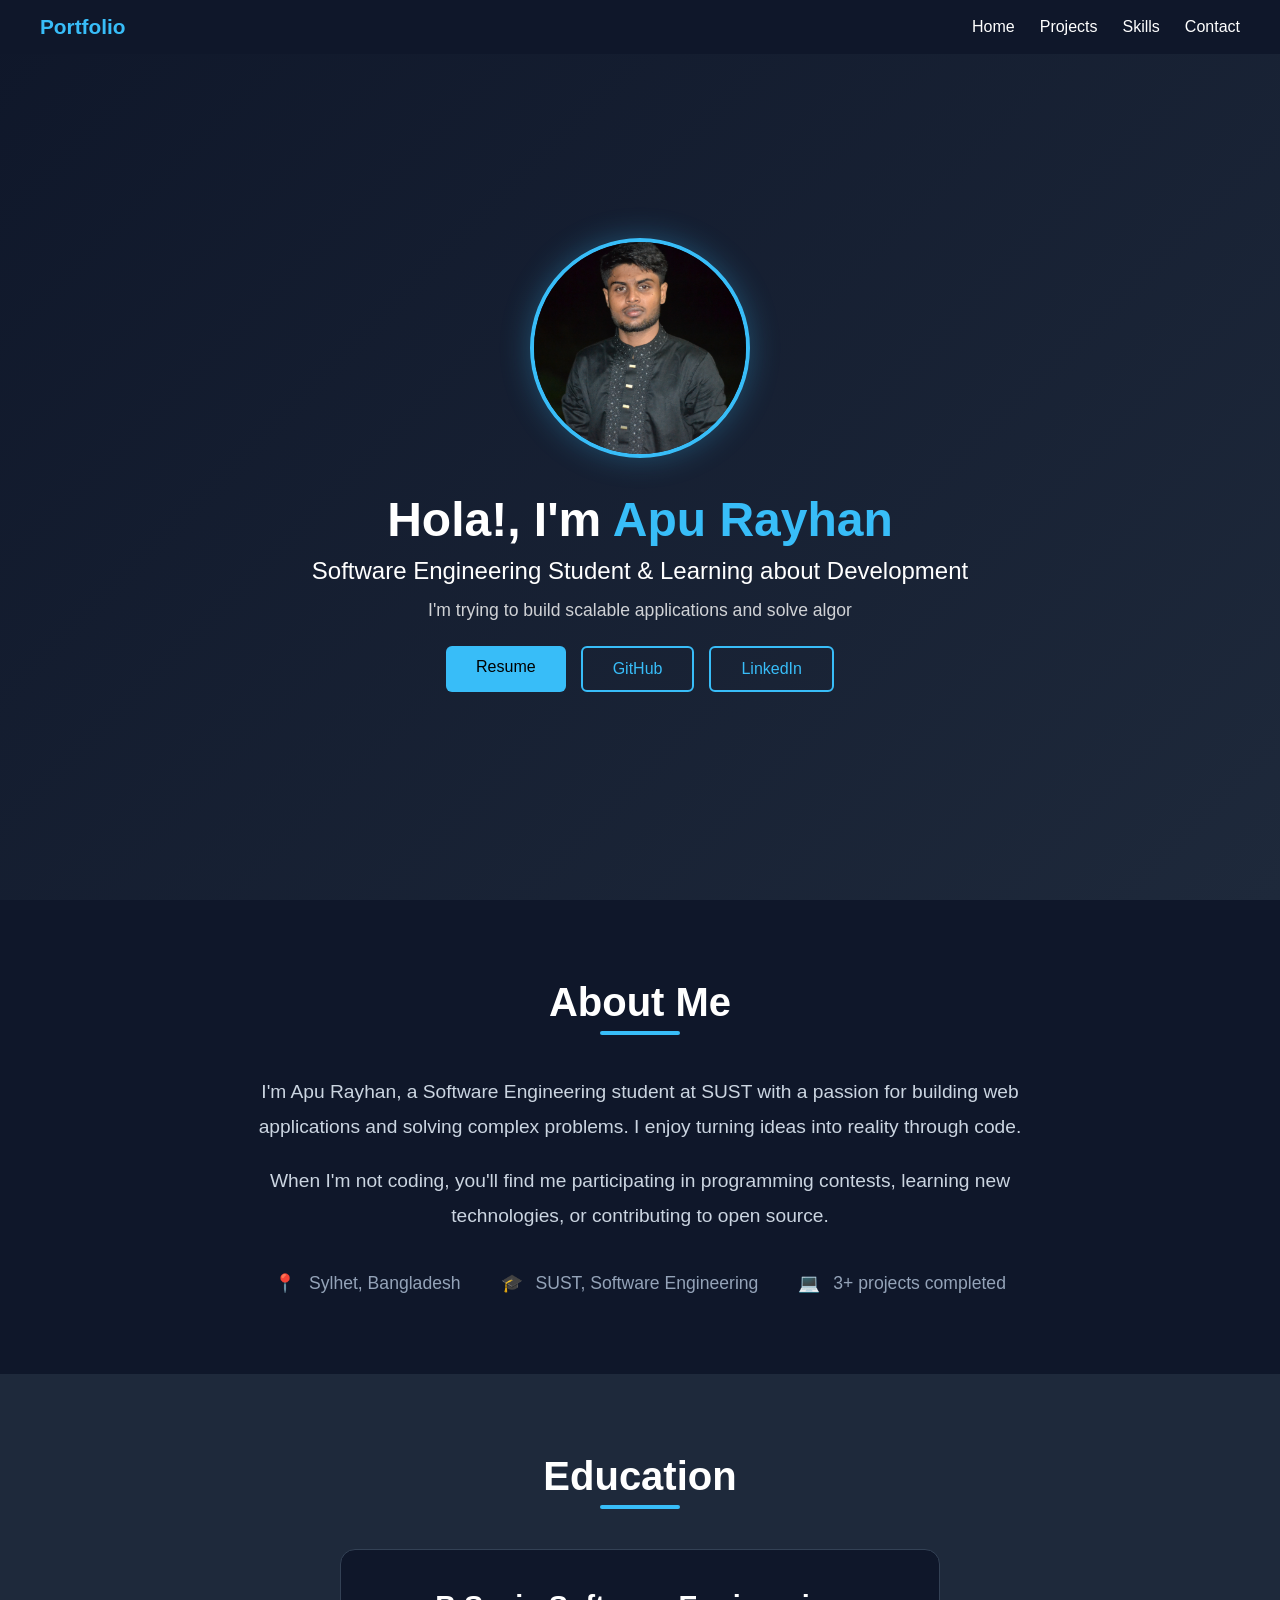
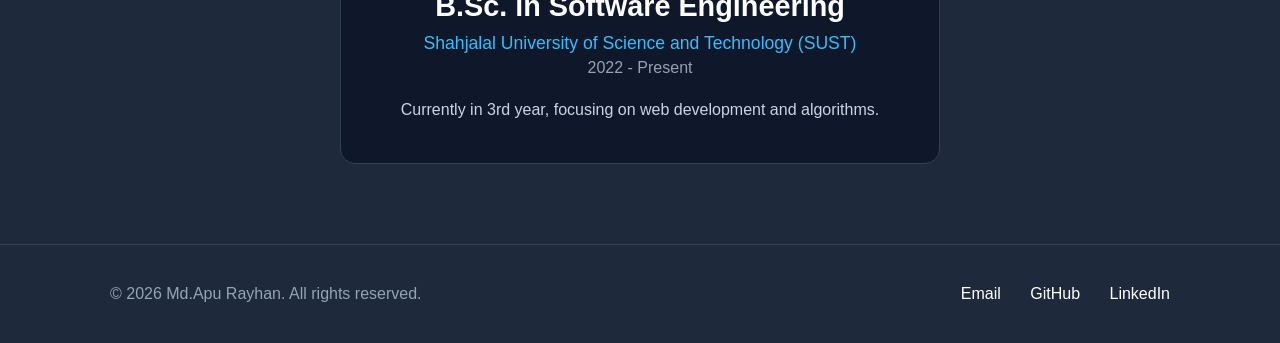
<file: index.html>
<!DOCTYPE html>
<html lang="en">

<head>
    <meta charset="UTF-8">
    <meta name="viewport" content="width=device-width, initial-scale=1.0">
    <title>Apu Portfolio</title>

    <link rel="stylesheet" href="style.css">
</head>

<body>
    <!-- NAVBAR -->
    <nav class="navbar">
        <div class="logo">Portfolio</div>

        <ul class="nav-links">
            <li><a href="index.html">Home</a></li>
            <li><a href="HTML/projects.html">Projects</a></li>
            <li><a href="HTML/skills.html">Skills</a></li>
            <li><a href="HTML/contact.html">Contact</a></li>
        </ul>
    </nav>

    <!-- HERO SECTION  -->
    <section id="hero" class="hero">
        <div class="hero-container">
            <div class="hero-content">
                <!-- Image first -->
                <div class="hero-image">
                    <img src="./images/profile.jpg" alt="Apu Rayhan" class="profile-img">
                </div>

                <h1>Hola!, I'm <span>Apu Rayhan</span></h1>
                <h2>Software Engineering Student & Learning about Development</h2>
                <p id="typing-text"></p>

                <!-- Buttons after text -->
                <div class="hero-buttons">
                    <a href="One_Page_CV/index.html" class="btn" target="_blank">Resume</a>
                    <a href="https://github.com/apu-22" class="btn outline" target="_blank">GitHub</a>
                    <a href="https://linkedin.com/in/apu-rayhan" class="btn outline" target="_blank">LinkedIn</a>
                </div>
            </div>
        </div>
    </section>

    <!-- ABOUT SECTION -->
    <section class="about">
        <div class="container">
            <h2 class="section-title">About Me</h2>
            <div class="about-content">
                <div class="about-text">
                    <p>I'm Apu Rayhan, a Software Engineering student at SUST with a passion for building web
                        applications and solving complex problems. I enjoy turning ideas into reality through code.</p>
                    <p>When I'm not coding, you'll find me participating in programming contests, learning new
                        technologies, or contributing to open source.</p>

                    <div class="quick-info">
                        <div class="info-item">
                            <span class="info-label">📍</span>
                            <span>Sylhet, Bangladesh</span>
                        </div>
                        <div class="info-item">
                            <span class="info-label">🎓</span>
                            <span>SUST, Software Engineering</span>
                        </div>
                        <div class="info-item">
                            <span class="info-label">💻</span>
                            <span>3+ projects completed</span>
                        </div>
                    </div>
                </div>
            </div>
        </div>
    </section>

    <!-- EDUCATION SECTION -->
    <section class="education">
        <div class="container">
            <h2 class="section-title">Education</h2>
            <div class="education-card">
                <h3>B.Sc. in Software Engineering</h3>
                <p class="institution">Shahjalal University of Science and Technology (SUST)</p>
                <p class="duration">2022 - Present</p>
                <p class="description">Currently in 3rd year, focusing on web development and algorithms.</p>
            </div>
        </div>
    </section>

    <!-- FOOTER -->
    <footer class="footer">
        <div class="container">
            <div class="footer-content">
                <p>&copy; 2026 Md.Apu Rayhan. All rights reserved.</p>
                <div class="footer-links">
                    <a href="HTML/contact.html">Email</a>
                    <a href="https://github.com/apu-22" target="_blank">GitHub</a>
                    <a href="https://linkedin.com/in/apu-rayhan" target="_blank">LinkedIn</a>
                </div>
            </div>
        </div>
    </footer>

    <script src="script.js"></script>
</body>

</html>
</file>
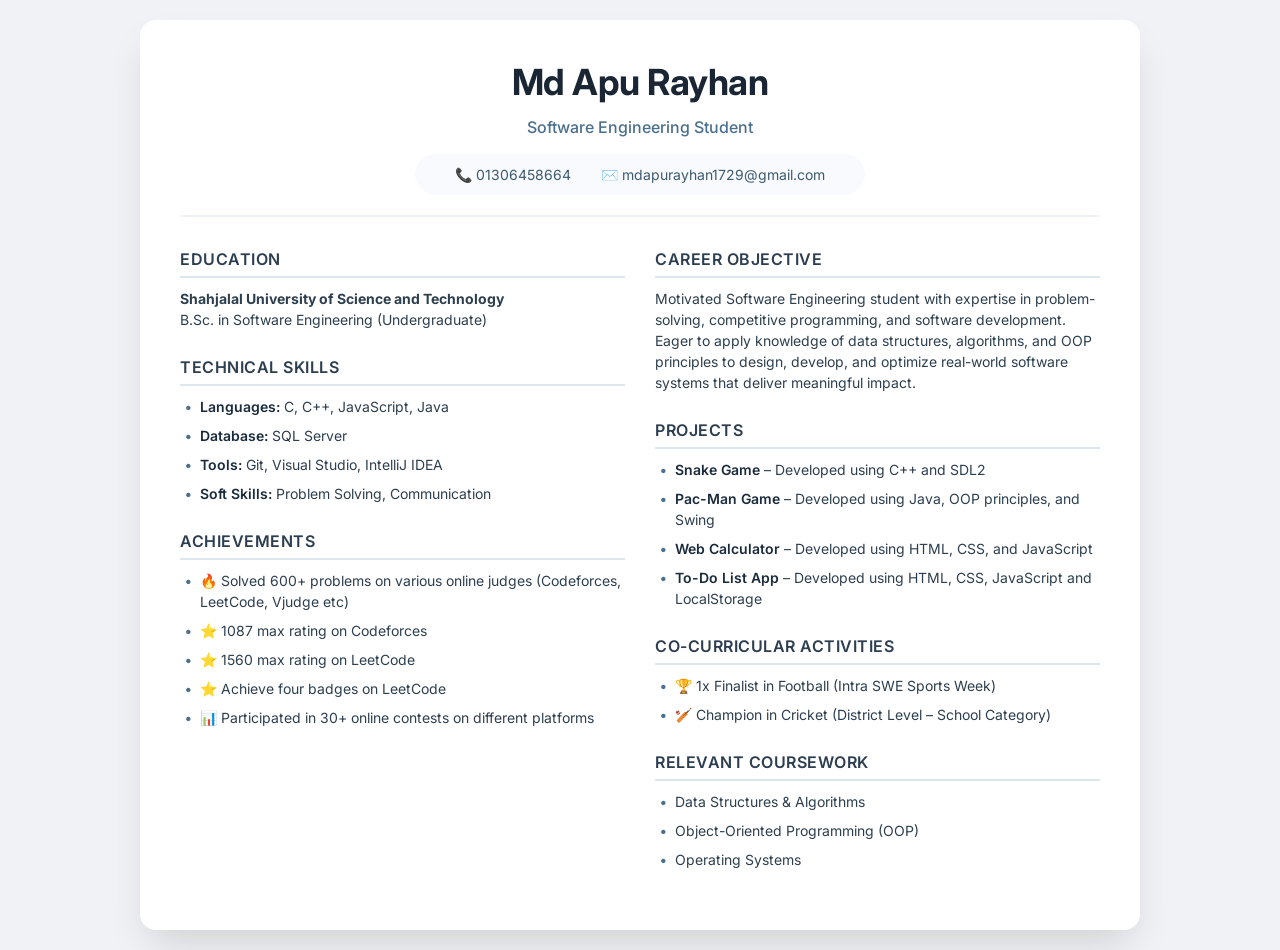
<file: One_Page_CV/index.html>
<!DOCTYPE html>
<html lang="en">

<head>
    <meta charset="UTF-8">
    <meta name="viewport" content="width=device-width, initial-scale=1.0">
    <title>Md Apu Rayhan - Software Engineering Student</title>

    <!-- Professional Google Font -->
    <link href="https://fonts.googleapis.com/css2?family=Inter:wght@300;400;500;600;700&display=swap" rel="stylesheet">

    <!-- Link to External CSS File -->
    <link rel="stylesheet" href="style.css">
</head>

<body>

    <div class="cv-container">

        <!-- HEADER SECTION -->
        <div class="header">
            <h1>Md Apu Rayhan</h1>
            <p class="subhead">Software Engineering Student</p>
            <div class="contact-info">
                <span>📞 01306458664</span>
                <span>✉️ mdapurayhan1729@gmail.com</span>
            </div>
        </div>

        <!-- MAIN CONTENT GRID (2 columns) -->
        <div class="main-grid">

            <!-- LEFT COLUMN -->
            <div class="left-column">

                <!-- Education -->
                <div class="section">
                    <h2>Education</h2>
                    <div class="content">
                        <p><strong>Shahjalal University of Science and Technology</strong><br>
                            B.Sc. in Software Engineering (Undergraduate)</p>
                    </div>
                </div>

                <!-- Technical Skills -->
                <div class="section">
                    <h2>Technical Skills</h2>
                    <div class="content">
                        <ul>
                            <li><strong>Languages:</strong> C, C++, JavaScript, Java</li>
                            <li><strong>Database:</strong> SQL Server</li>
                            <li><strong>Tools:</strong> Git, Visual Studio, IntelliJ IDEA</li>
                            <li><strong>Soft Skills:</strong> Problem Solving, Communication</li>
                        </ul>
                    </div>
                </div>

                <!-- Achievements -->
                <div class="section">
                    <h2>Achievements</h2>
                    <div class="content">
                        <ul>
                            <li>🔥 Solved 600+ problems on various online judges (Codeforces, LeetCode, Vjudge etc)</li>
                            <li>⭐ 1087 max rating on Codeforces</li>
                            <li>⭐ 1560 max rating on LeetCode</li>
                            <li>⭐ Achieve four badges on LeetCode</li>
                            <li>📊 Participated in 30+ online contests on different platforms</li>
                        </ul>
                    </div>
                </div>

            </div> <!-- end left column -->

            <!-- RIGHT COLUMN -->
            <div class="right-column">

                <!-- Career Objective -->
                <div class="section">
                    <h2>Career Objective</h2>
                    <div class="content">
                        <p>Motivated Software Engineering student with expertise in problem-solving, competitive
                            programming, and software development. Eager to apply knowledge of data structures,
                            algorithms, and OOP principles to design, develop, and optimize real-world software systems
                            that deliver meaningful impact.</p>
                    </div>
                </div>

                <!-- Projects -->
                <div class="section">
                    <h2>Projects</h2>
                    <div class="content">
                        <ul>
                            <li><strong>Snake Game</strong> – Developed using C++ and SDL2</li>
                            <li><strong>Pac-Man Game</strong> – Developed using Java, OOP principles, and Swing</li>
                            <li><strong>Web Calculator</strong> – Developed using HTML, CSS, and JavaScript</li>
                            <li><strong>To-Do List App</strong> – Developed using HTML, CSS, JavaScript and LocalStorage
                            </li>
                        </ul>
                    </div>
                </div>

                <!-- Co-Curricular Activities -->
                <div class="section">
                    <h2>Co-Curricular Activities</h2>
                    <div class="content">
                        <ul>
                            <li>🏆 1x Finalist in Football (Intra SWE Sports Week)</li>
                            <li>🏏 Champion in Cricket (District Level – School Category)</li>
                        </ul>
                    </div>
                </div>

                <!-- Relevant Coursework (Moved to bottom for balance) -->
                <div class="section">
                    <h2>Relevant Coursework</h2>
                    <div class="content">
                        <ul>
                            <li>Data Structures & Algorithms</li>
                            <li>Object-Oriented Programming (OOP)</li>
                            <li>Operating Systems</li>
                        </ul>
                    </div>
                </div>

            </div> <!-- end right column -->

        </div> <!-- end main grid -->
    </div> <!-- end cv-container -->

</body>

</html>
</file>
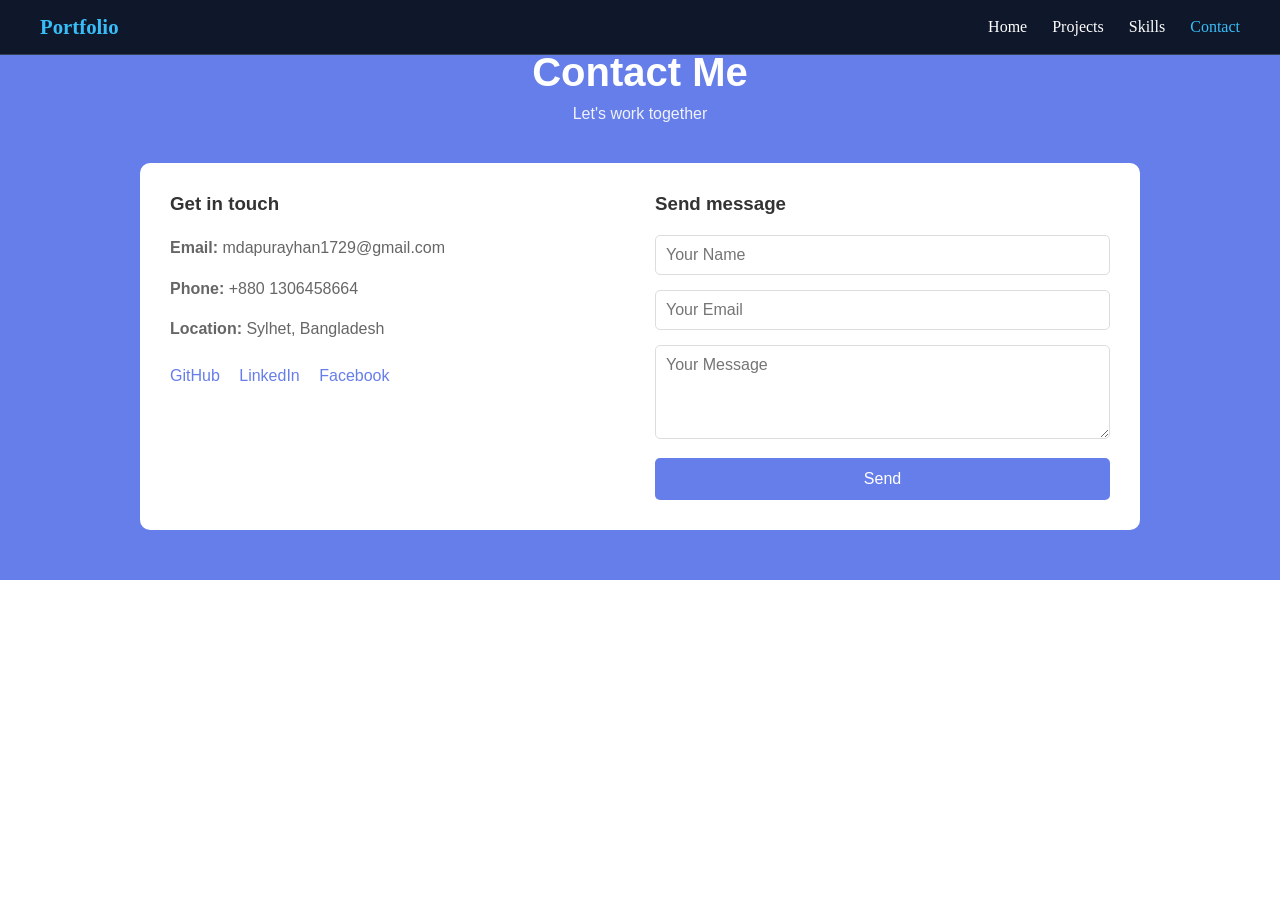
<file: HTML/contact.html>
<!DOCTYPE html>
<html lang="en">

<head>
    <meta charset="UTF-8">
    <meta name="viewport" content="width=device-width, initial-scale=1.0">
    <title>Document</title>
    <link rel="stylesheet" href="../CSS/contact.css">
</head>

<body>
    <!-- NAVBAR -->
    <nav class="navbar">
        <div class="logo">Portfolio</div>
        <ul class="nav-links">
            <li><a href="../index.html">Home</a></li>
            <li><a href="projects.html">Projects</a></li>
            <li><a href="skills.html">Skills</a></li>
            <li><a href="contact.html" class="active">Contact</a></li>
        </ul>
    </nav>

    <!-- Contact Section -->
    <section class="contact-section" id="contact">
        <div class="container">
            <h2 class="contact-title">Contact Me</h2>
            <p class="contact-subtitle">Let's work together</p>

            <div class="contact-wrapper">
                <!-- Contact Info -->
                <div class="contact-info">
                    <h3>Get in touch</h3>
                    <p><strong>Email:</strong> mdapurayhan1729@gmail.com</p>
                    <p><strong>Phone:</strong> +880 1306458664</p>
                    <p><strong>Location:</strong> Sylhet, Bangladesh</p>

                    <div class="social-simple">
                        <a href="#">GitHub</a>
                        <a href="#">LinkedIn</a>
                        <a href="#">Facebook</a>
                    </div>
                </div>

                <!-- Contact Form -->
                <div class="contact-form">
                    <h3>Send message</h3>
                    <form id="simpleContactForm">
                        <input type="text" id="simpleName" placeholder="Your Name" required>
                        <input type="email" id="simpleEmail" placeholder="Your Email" required>
                        <textarea id="simpleMessage" rows="4" placeholder="Your Message" required></textarea>
                        <button type="submit" id="simpleSubmitBtn">Send</button>
                    </form>
                    <div id="simpleFormMessage"></div>
                </div>
            </div>
        </div>
    </section>
    <script src="../JS/contact.js"></script>
</body>

</html>
</file>
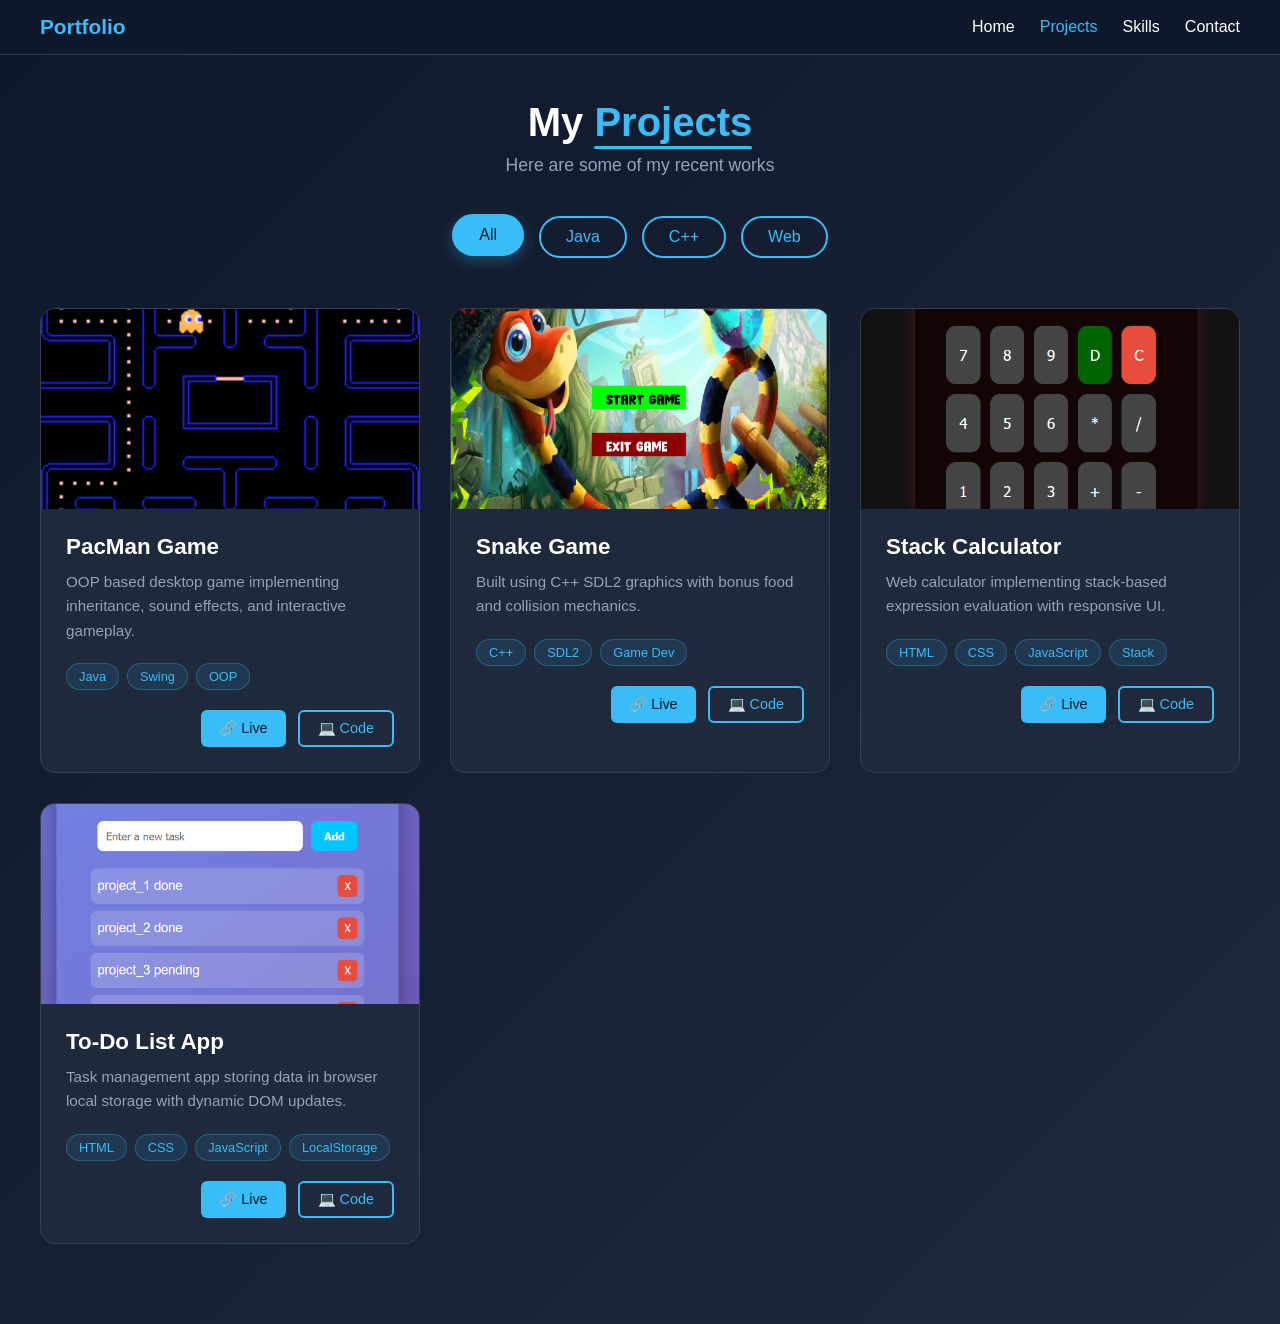
<file: HTML/projects.html>
<!DOCTYPE html>
<html lang="en">

<head>
    <meta charset="UTF-8">
    <meta name="viewport" content="width=device-width, initial-scale=1.0">
    <title>ApuDev - Projects</title>
    <link rel="stylesheet" href="../CSS/project.css">
</head>

<body>

    <!-- NAVBAR -->
    <nav class="navbar">
        <div class="logo">Portfolio</div>
        <ul class="nav-links">
            <li><a href="../index.html">Home</a></li>
            <li><a href="projects.html" class="active">Projects</a></li>
            <li><a href="skills.html">Skills</a></li>
            <li><a href="contact.html">Contact</a></li>
        </ul>
    </nav>

    <section id="projects" class="projects">
        <h2 class="section-title">My <span>Projects</span></h2>
        <p class="section-subtitle">Here are some of my recent works</p>

        <!-- Filter Buttons -->
        <div class="filter-buttons">
            <button class="filter-btn active" data-filter="all">All</button>
            <button class="filter-btn" data-filter="java">Java</button>
            <button class="filter-btn" data-filter="cpp">C++</button>
            <button class="filter-btn" data-filter="web">Web</button>
        </div>

        <div class="project-container" id="projectContainer">
            <!-- Project Card 1 - PacMan Game -->
            <div class="card" data-category="java">
                <div class="card-image">
                    <img src="../images/Pac-Man1.png" alt="PacMan Game">
                    <div class="card-overlay">
                        <span class="project-type">Java Game</span>
                    </div>
                </div>
                <div class="card-content">
                    <h3>PacMan Game</h3>
                    <p>OOP based desktop game implementing inheritance, sound effects, and interactive gameplay.</p>
                    <div class="tags">
                        <span>Java</span>
                        <span>Swing</span>
                        <span>OOP</span>
                    </div>
                    <div class="card-buttons">
                        <a href="#" class="btn small">🔗 Live</a>
                        <a href="#" class="btn outline small" data-github="https://github.com/apu-22/PacmanGame">💻 Code</a>
                    </div>
                </div>
            </div>

            <!-- Project Card 2 - Snake Game -->
            <div class="card" data-category="cpp">
                <div class="card-image">
                    <img src="../images/snake1.png" alt="Snake Game">
                    <div class="card-overlay">
                        <span class="project-type">C++ Game</span>
                    </div>
                </div>
                <div class="card-content">
                    <h3>Snake Game</h3>
                    <p>Built using C++ SDL2 graphics with bonus food and collision mechanics.</p>
                    <div class="tags">
                        <span>C++</span>
                        <span>SDL2</span>
                        <span>Game Dev</span>
                    </div>
                    <div class="card-buttons">
                        <a href="#" class="btn small">🔗 Live</a>
                        <a href="#" class="btn outline small" data-github="https://github.com/apu-22/Snake-Game">💻 Code</a>
                    </div>
                </div>
            </div>

            <!-- Project Card 3 - Stack Calculator -->
            <div class="card" data-category="web">
                <div class="card-image">
                    <img src="../images/calculator.png" alt="Calculator">
                    <div class="card-overlay">
                        <span class="project-type">Web App</span>
                    </div>
                </div>
                <div class="card-content">
                    <h3>Stack Calculator</h3>
                    <p>Web calculator implementing stack-based expression evaluation with responsive UI.</p>
                    <div class="tags">
                        <span>HTML</span>
                        <span>CSS</span>
                        <span>JavaScript</span>
                        <span>Stack</span>
                    </div>
                    <div class="card-buttons">
                        <a href="#" class="btn small">🔗 Live</a>
                        <a href="#" class="btn outline small" data-github="https://github.com/apu-22/Web_Development/tree/main/HTML_Project/calculator">💻 Code</a>
                    </div>
                </div>
            </div>

            <!-- Project Card 4 - To-Do List App -->
            <div class="card" data-category="web">
                <div class="card-image">
                    <img src="../images/to_do_list.png" alt="Todo App">
                    <div class="card-overlay">
                        <span class="project-type">Web App</span>
                    </div>
                </div>
                <div class="card-content">
                    <h3>To-Do List App</h3>
                    <p>Task management app storing data in browser local storage with dynamic DOM updates.</p>
                    <div class="tags">
                        <span>HTML</span>
                        <span>CSS</span>
                        <span>JavaScript</span>
                        <span>LocalStorage</span>
                    </div>
                    <div class="card-buttons">
                        <a href="#" class="btn small">🔗 Live</a>
                        <a href="#" class="btn outline small" data-github="https://github.com/apu-22/Web_Development/tree/main/HTML_Project/To_Do_List">💻 Code</a>
                    </div>
                </div>
            </div>
        </div>
    </section>

    <script src="../JS/project.js"></script>
</body>

</html>
</file>
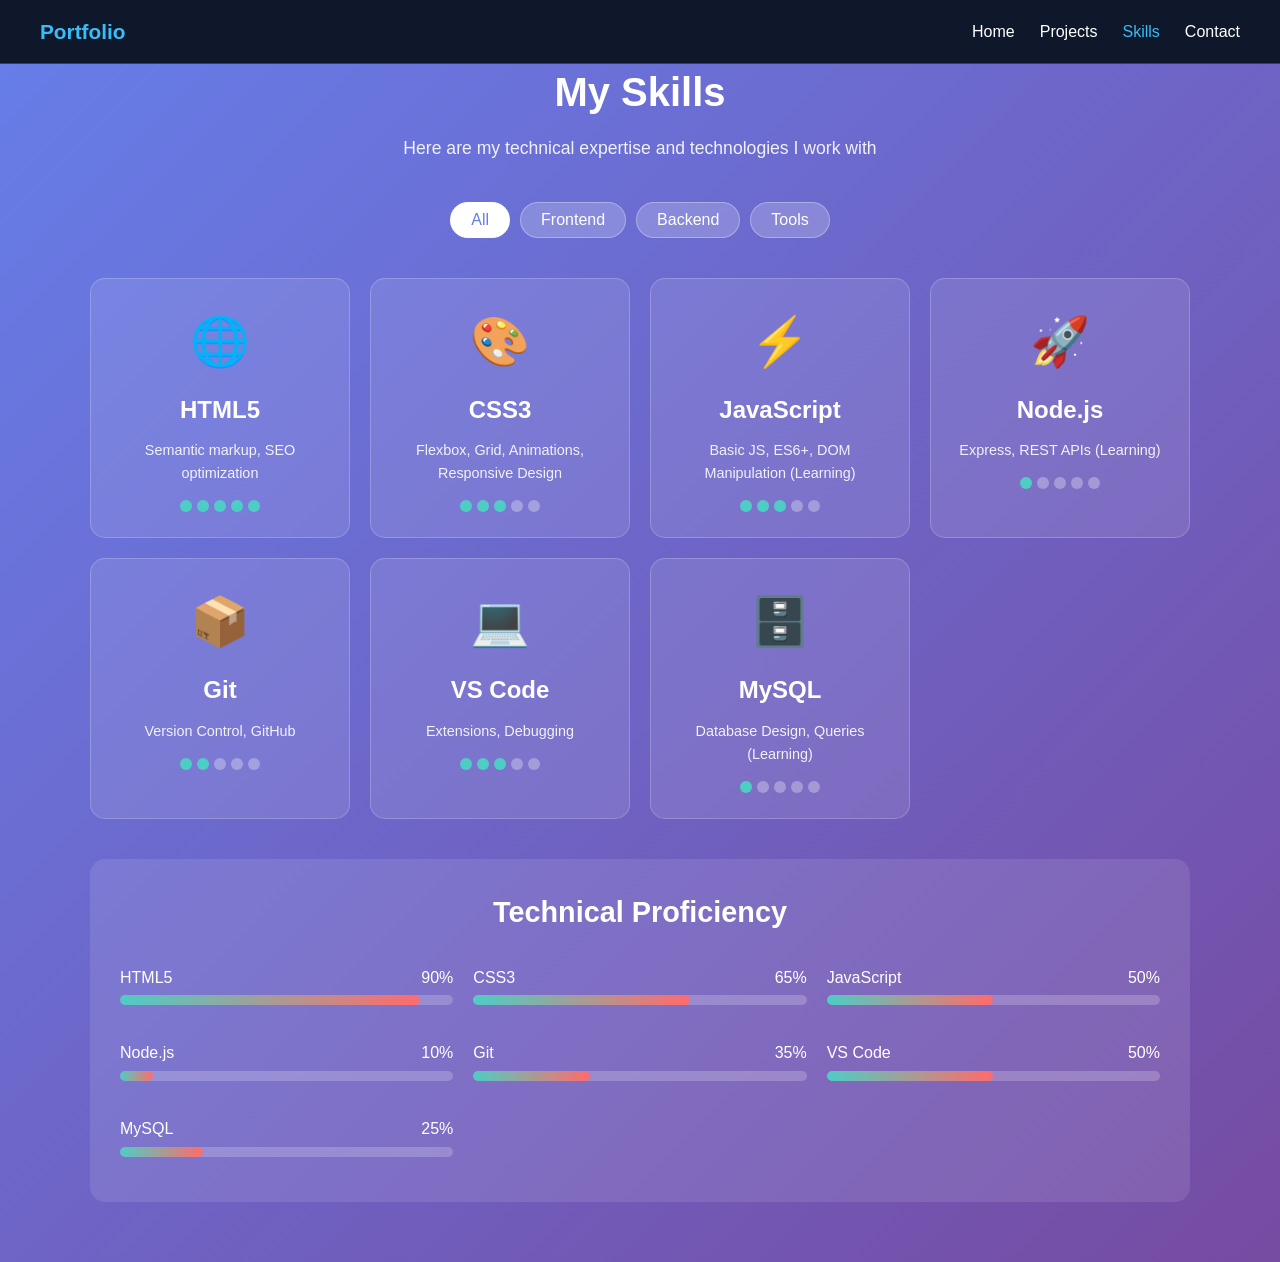
<file: HTML/skills.html>
<!DOCTYPE html>
<html lang="en">

<head>
    <meta charset="UTF-8">
    <meta name="viewport" content="width=device-width, initial-scale=1.0">
    <title>Document</title>
    <link rel="stylesheet" href="../CSS/skill.css">
</head>

<body>
    <!-- NAVBAR -->
    <nav class="navbar">
        <div class="logo">Portfolio</div>
        <ul class="nav-links">
            <li><a href="../index.html">Home</a></li>
            <li><a href="projects.html">Projects</a></li>
            <li><a href="skills.html" class="active">Skills</a></li>
            <li><a href="contact.html">Contact</a></li>
        </ul>
    </nav>

    <!-- Skills Section -->
    <section class="skills-section" id="skills">
        <div class="container">
            <div class="section-header">
                <h2 class="section-title">My Skills</h2>
                <p class="section-subtitle">Here are my technical expertise and technologies I work with</p>
            </div>

            <!-- Skills Filtering -->
            <div class="skills-filter">
                <button class="filter-btn active" data-filter="all">All</button>
                <button class="filter-btn" data-filter="frontend">Frontend</button>
                <button class="filter-btn" data-filter="backend">Backend</button>
                <button class="filter-btn" data-filter="tools">Tools</button>
            </div>

            <!-- Skills Container -->
            <div class="skills-container" id="skillsContainer">
            </div>

            <!--: Skills Progress Bars -->
            <div class="skills-progress-section">
                <h3 class="skills-subtitle">Technical Proficiency</h3>
                <div class="progress-bars" id="progressBars">
                </div>
            </div>
        </div>
    </section>

    <script src="../JS/skill.js"></script>
</body>

</html>
</file>
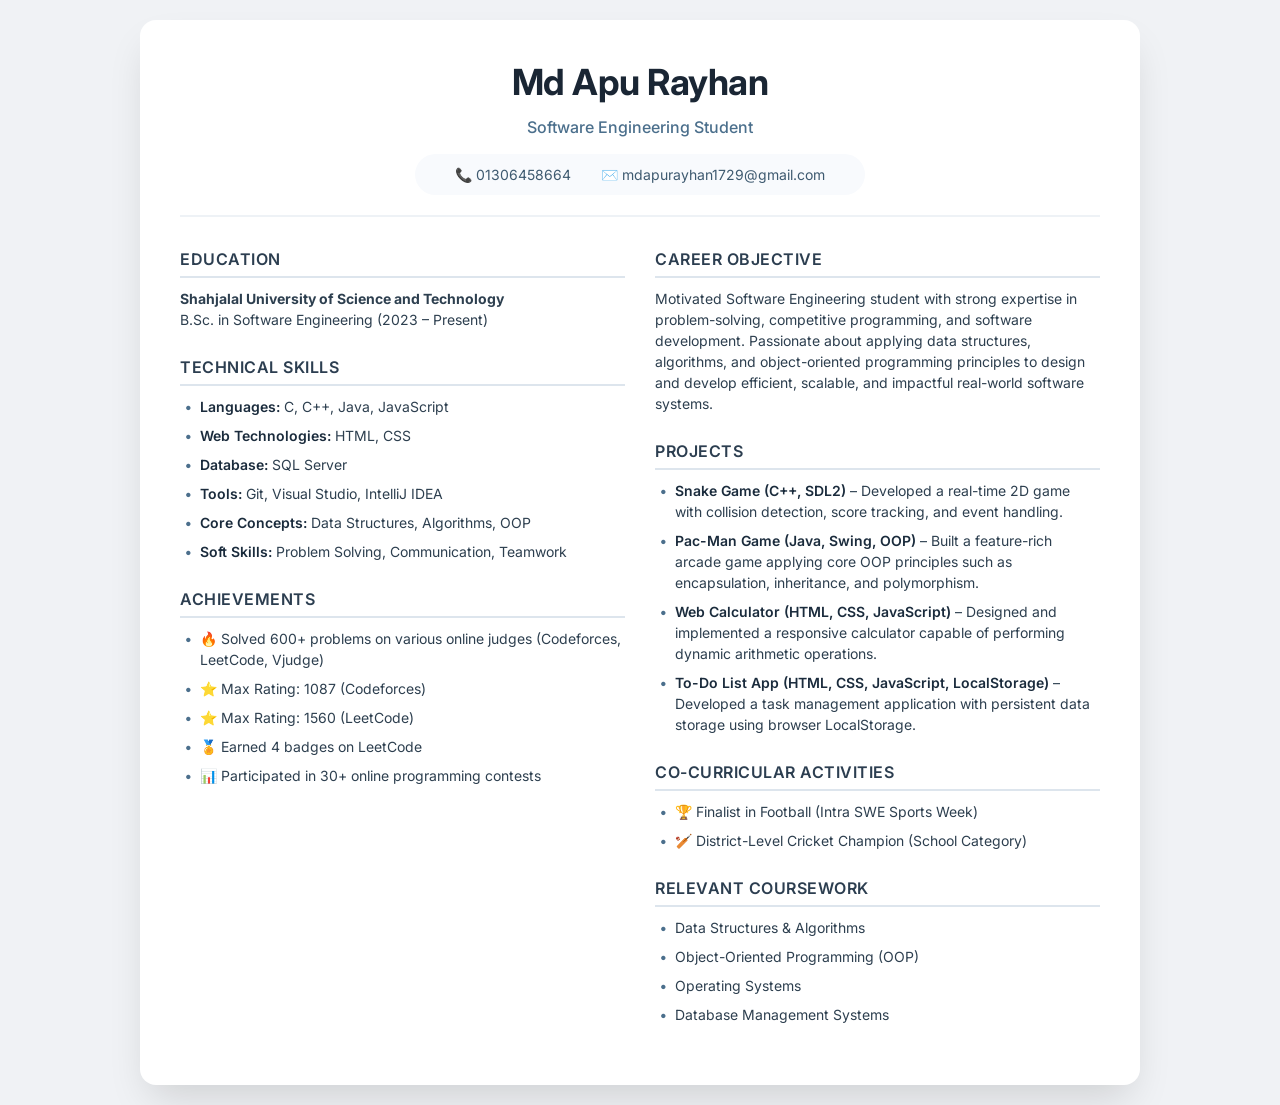
<file: One_Page_CV/text.html>
<!DOCTYPE html>
<html lang="en">

<head>
    <meta charset="UTF-8">
    <meta name="viewport" content="width=device-width, initial-scale=1.0">
    <title>Md Apu Rayhan - Software Engineering Student</title>

    <link href="https://fonts.googleapis.com/css2?family=Inter:wght@300;400;500;600;700&display=swap" rel="stylesheet">
    <link rel="stylesheet" href="style.css">
</head>

<body>

    <div class="cv-container">

        <!-- HEADER SECTION -->
        <div class="header">
            <h1>Md Apu Rayhan</h1>
            <p class="subhead">Software Engineering Student</p>
            <div class="contact-info">
                <span>📞 01306458664</span>
                <span>✉️ mdapurayhan1729@gmail.com</span>
            </div>
        </div>

        <div class="main-grid">

            <!-- LEFT COLUMN -->
            <div class="left-column">

                <!-- Education -->
                <div class="section">
                    <h2>Education</h2>
                    <div class="content">
                        <p>
                            <strong>Shahjalal University of Science and Technology</strong><br>
                            B.Sc. in Software Engineering (2023 – Present)
                        </p>
                    </div>
                </div>

                <!-- Technical Skills -->
                <div class="section">
                    <h2>Technical Skills</h2>
                    <div class="content">
                        <ul>
                            <li><strong>Languages:</strong> C, C++, Java, JavaScript</li>
                            <li><strong>Web Technologies:</strong> HTML, CSS</li>
                            <li><strong>Database:</strong> SQL Server</li>
                            <li><strong>Tools:</strong> Git, Visual Studio, IntelliJ IDEA</li>
                            <li><strong>Core Concepts:</strong> Data Structures, Algorithms, OOP</li>
                            <li><strong>Soft Skills:</strong> Problem Solving, Communication, Teamwork</li>
                        </ul>
                    </div>
                </div>

                <!-- Achievements -->
                <div class="section">
                    <h2>Achievements</h2>
                    <div class="content">
                        <ul>
                            <li>🔥 Solved 600+ problems on various online judges (Codeforces, LeetCode, Vjudge)</li>
                            <li>⭐ Max Rating: 1087 (Codeforces)</li>
                            <li>⭐ Max Rating: 1560 (LeetCode)</li>
                            <li>🏅 Earned 4 badges on LeetCode</li>
                            <li>📊 Participated in 30+ online programming contests</li>
                        </ul>
                    </div>
                </div>

            </div>

            <!-- RIGHT COLUMN -->
            <div class="right-column">

                <!-- Career Objective -->
                <div class="section">
                    <h2>Career Objective</h2>
                    <div class="content">
                        <p>
                            Motivated Software Engineering student with strong expertise in problem-solving,
                            competitive programming, and software development. Passionate about applying
                            data structures, algorithms, and object-oriented programming principles
                            to design and develop efficient, scalable, and impactful real-world software systems.
                        </p>
                    </div>
                </div>

                <!-- Projects -->
                <div class="section">
                    <h2>Projects</h2>
                    <div class="content">
                        <ul>
                            <li>
                                <strong>Snake Game (C++, SDL2)</strong> – Developed a real-time 2D game with
                                collision detection, score tracking, and event handling.
                            </li>

                            <li>
                                <strong>Pac-Man Game (Java, Swing, OOP)</strong> – Built a feature-rich arcade
                                game applying core OOP principles such as encapsulation, inheritance, and polymorphism.
                            </li>

                            <li>
                                <strong>Web Calculator (HTML, CSS, JavaScript)</strong> – Designed and implemented
                                a responsive calculator capable of performing dynamic arithmetic operations.
                            </li>

                            <li>
                                <strong>To-Do List App (HTML, CSS, JavaScript, LocalStorage)</strong> –
                                Developed a task management application with persistent data storage using browser LocalStorage.
                            </li>
                        </ul>
                    </div>
                </div>

                <!-- Co-Curricular Activities -->
                <div class="section">
                    <h2>Co-Curricular Activities</h2>
                    <div class="content">
                        <ul>
                            <li>🏆 Finalist in Football (Intra SWE Sports Week)</li>
                            <li>🏏 District-Level Cricket Champion (School Category)</li>
                        </ul>
                    </div>
                </div>

                <!-- Relevant Coursework -->
                <div class="section">
                    <h2>Relevant Coursework</h2>
                    <div class="content">
                        <ul>
                            <li>Data Structures & Algorithms</li>
                            <li>Object-Oriented Programming (OOP)</li>
                            <li>Operating Systems</li>
                            <li>Database Management Systems</li>
                        </ul>
                    </div>
                </div>

            </div>

        </div>
    </div>

</body>
</html>
</file>
<file: style.css>
html{
    scroll-behavior:smooth;
}

*{
    margin:0;
    padding:0;
    box-sizing:border-box;
    font-family: Arial, Helvetica, sans-serif;
}

body{
    background:#0f172a;
    color:white;
}

/* NAVBAR */
.navbar{
    position:fixed;
    top:0;
    width:100%;
    display:flex;
    justify-content:space-between;
    align-items:center;
    padding:15px 40px;
    background:#0f172a;
    z-index:1000;
}

.logo{
    font-weight:bold;
    font-size:1.3rem;
    color:#38bdf8;
}

.nav-links{
    list-style:none;
    display:flex;
    gap:25px;
}

.nav-links a{
    text-decoration:none;
    color:white;
    transition:0.3s;
}

.nav-links a:hover{
    color:#38bdf8;
}

.menu-toggle{
    display:none;
    font-size:1.5rem;
    cursor:pointer;
}

/* HERO - Updated for image */
.hero{
    min-height:100vh;
    display:flex;
    justify-content:center;
    align-items:center;
    background: linear-gradient(135deg,#0f172a,#1e293b);
    padding: 80px 20px;
}

.hero-container{
    max-width: 1100px;
    width: 100%;
    margin: 0 auto;
}

.hero-content{
    text-align: center;
}

.hero-content h1{
    font-size:3rem;
    margin-bottom:10px;
}

.hero-content h1 span{
    color:#38bdf8;
}

.hero-content h2{
    font-weight:400;
    margin-bottom:15px;
    font-size: 1.5rem;
}

.hero-content p{
    opacity:0.8;
    margin-bottom:25px;
    font-size: 1.1rem;
}

/* Profile Image */
.hero-image{
    margin: 30px 0;
}

.profile-img{
    width: 220px;
    height: 220px;
    border-radius: 50%;
    object-fit: cover;
    border: 4px solid #38bdf8;
    box-shadow: 0 0 30px rgba(56, 189, 248, 0.3);
    transition: all 0.3s ease;
}

.profile-img:hover{
    transform: scale(1.05);
    box-shadow: 0 0 40px rgba(56, 189, 248, 0.5);
}

/* BUTTONS */
.hero-buttons{
    display:flex;
    gap:15px;
    justify-content:center;
    margin-top: 20px;
}

.btn{
    padding:12px 30px;
    background:#38bdf8;
    color:black;
    text-decoration:none;
    border-radius:6px;
    transition:0.3s;
    font-weight: 500;
}

.btn:hover{
    transform:translateY(-3px);
    background: #0ea5e9;
}

.outline{
    background:transparent;
    border:2px solid #38bdf8;
    color:#38bdf8;
}

.outline:hover{
    background:#38bdf8;
    color:black;
}

/* Container */
.container {
    max-width: 1100px;
    margin: 0 auto;
    padding: 0 20px;
}

/* Section Title */
.section-title {
    text-align: center;
    font-size: 2.5rem;
    color: white;
    margin-bottom: 50px;
    position: relative;
}

.section-title::after {
    content: '';
    position: absolute;
    bottom: -10px;
    left: 50%;
    transform: translateX(-50%);
    width: 80px;
    height: 4px;
    background: #38bdf8;
    border-radius: 2px;
}

/* About Section */
.about {
    padding: 80px 20px;
    background: #0f172a;
}

.about-content {
    max-width: 800px;
    margin: 0 auto;
    text-align: center;
}

.about-text p {
    font-size: 1.2rem;
    line-height: 1.8;
    color: #cbd5e1;
    margin-bottom: 20px;
}

.quick-info {
    display: flex;
    justify-content: center;
    gap: 40px;
    margin-top: 40px;
    flex-wrap: wrap;
}

.info-item {
    font-size: 1.1rem;
    color: #94a3b8;
}

.info-label {
    margin-right: 8px;
    color: #38bdf8;
}

/* Education Section */
.education {
    padding: 80px 20px;
    background: #1e293b;
}

.education-card {
    max-width: 600px;
    margin: 0 auto;
    padding: 40px;
    background: #0f172a;
    border-radius: 15px;
    text-align: center;
    border: 1px solid #334155;
}

.education-card h3 {
    font-size: 1.8rem;
    color: white;
    margin-bottom: 10px;
}

.institution {
    color: #38bdf8;
    font-size: 1.1rem;
    margin-bottom: 5px;
}

.duration {
    color: #94a3b8;
    margin-bottom: 20px;
}

.description {
    color: #cbd5e1;
    line-height: 1.6;
}

/* Footer */
.footer {
    background: #1e293b;
    padding: 40px 20px;
    text-align: center;
    border-top: 1px solid #334155;
}

.footer-content {
    display: flex;
    justify-content: space-between;
    align-items: center;
    flex-wrap: wrap;
    gap: 20px;
}

.footer-content p {
    color: #94a3b8;
}

.footer-links a {
    color: white;
    text-decoration: none;
    margin-left: 25px;
    transition: color 0.3s;
}

.footer-links a:hover {
    color: #38bdf8;
}

/* Responsive */
@media (max-width: 992px) {
    .hero-content h1 {
        font-size: 2.5rem;
    }
    
    .hero-content h2 {
        font-size: 1.3rem;
    }
}

@media (max-width: 768px) {
    .navbar {
        padding: 15px 20px;
    }
    
    .nav-links {
        display: none;
    }
    
    .menu-toggle {
        display: block;
    }
    
    .hero-content h1 {
        font-size: 2.2rem;
    }
    
    .hero-content h2 {
        font-size: 1.2rem;
    }
    
    .profile-img {
        width: 180px;
        height: 180px;
    }
    
    .hero-buttons {
        flex-direction: column;
        align-items: center;
    }
    
    .btn {
        width: 200px;
        text-align: center;
    }
    
    .quick-info {
        flex-direction: column;
        gap: 15px;
    }
    
    .footer-content {
        flex-direction: column;
        text-align: center;
    }
    
    .footer-links a {
        margin: 0 10px;
    }
}

@media (max-width: 480px) {
    .hero-content h1 {
        font-size: 1.8rem;
    }
    
    .hero-content h2 {
        font-size: 1rem;
    }
    
    .profile-img {
        width: 150px;
        height: 150px;
    }
    
    .section-title {
        font-size: 2rem;
    }
}
</file>
<file: One_Page_CV/style.css>
/* style.css - Professional CV Styling */

* {
    margin: 0;
    padding: 0;
    box-sizing: border-box;
}

body {
    font-family: 'Inter', sans-serif;
    background-color: #f0f2f5;
    display: flex;
    justify-content: center;
    align-items: center;
    min-height: 100vh;
    padding: 20px;
    line-height: 1.5;
}

/* Main CV Card */
.cv-container {
    max-width: 1000px;
    width: 100%;
    background-color: #ffffff;
    border-radius: 16px;
    box-shadow: 0 20px 40px -10px rgba(0, 0, 0, 0.15);
    padding: 35px 40px;
}

/* Header Styles */
.header {
    text-align: center;
    margin-bottom: 30px;
    padding-bottom: 20px;
    border-bottom: 2px solid #eef2f6;
}

.header h1 {
    font-size: 36px;
    font-weight: 700;
    color: #1a2634;
    letter-spacing: -0.5px;
    margin-bottom: 6px;
}

.header .subhead {
    font-size: 16px;
    font-weight: 500;
    color: #4b6f8c;
    margin-bottom: 15px;
}

.contact-info {
    display: flex;
    justify-content: center;
    gap: 30px;
    font-size: 14px;
    color: #3e5a70;
    background: #f8fafd;
    padding: 10px 20px;
    border-radius: 50px;
    max-width: 450px;
    margin: 0 auto;
}

/* 2-Column Grid Layout */
.main-grid {
    display: grid;
    grid-template-columns: 1fr 1fr;
    gap: 30px;
}

/* Section Headings */
.section {
    margin-bottom: 25px;
    break-inside: avoid;
}

.section h2 {
    font-size: 16px;
    font-weight: 600;
    text-transform: uppercase;
    letter-spacing: 0.5px;
    color: #2c3e50;
    margin-bottom: 10px;
    border-bottom: 2px solid #dde5ed;
    padding-bottom: 5px;
}

.section .content {
    font-size: 14px;
    color: #2d3f4f;
}

/* Lists */
.section ul {
    list-style: none;
    padding-left: 0;
}

.section li {
    position: relative;
    padding-left: 20px;
    margin-bottom: 8px;
    color: #2d3f4f;
}

.section li::before {
    content: "•";
    color: #4b6f8c;
    font-weight: bold;
    position: absolute;
    left: 5px;
}

/* Achievement items with icons (optional, but nice) */
.section li strong {
    color: #1a2b3c;
    font-weight: 600;
}

/* Responsive for small screens */
@media (max-width: 700px) {
    .main-grid {
        grid-template-columns: 1fr;
        gap: 10px;
    }

    .cv-container {
        padding: 25px 20px;
    }

    .contact-info {
        flex-direction: column;
        gap: 5px;
        border-radius: 20px;
        background: transparent;
    }
}

/* Print-friendly styles */
@media print {
    body {
        background-color: white;
        padding: 0;
    }
    .cv-container {
        box-shadow: none;
        padding: 20px;
    }
}
</file>
<file: CSS/contact.css>
/* Simple Contact Section */
*{
    margin: 0;
    padding: 0;
    box-sizing: border-box;
}

/* Navbar section */
.navbar {
    position: fixed;
    top: 0;
    width: 100%;
    display: flex;
    justify-content: space-between;
    align-items: center;
    padding: 15px 40px;
    background: #0f172a;
    z-index: 1000;
    border-bottom: 1px solid #334155;
}

.logo {
    font-weight: bold;
    font-size: 1.3rem;
    color: #38bdf8;
}

.nav-links {
    list-style: none;
    display: flex;
    gap: 25px;
}

.nav-links a {
    text-decoration: none;
    color: white;
    transition: 0.3s;
}

.nav-links a:hover,
.nav-links a.active {
    color: #38bdf8;
}

/* contack section  */
.contact-section {
    padding: 50px 20px;
    background: #667eea;
    font-family: Arial, sans-serif;
}

.container {
    max-width: 1000px;
    margin: 0 auto;
}

.contact-title {
    text-align: center;
    font-size: 2.5rem;
    color: white;
    margin-bottom: 10px;
}

.contact-subtitle {
    text-align: center;
    color: white;
    margin-bottom: 40px;
    opacity: 0.9;
}

.contact-wrapper {
    display: grid;
    grid-template-columns: 1fr 1fr;
    gap: 30px;
    background: white;
    border-radius: 10px;
    padding: 30px;
}

/* Contact Info */
.contact-info h3 {
    margin-bottom: 20px;
    color: #333;
}

.contact-info p {
    margin-bottom: 15px;
    color: #666;
    line-height: 1.6;
}

.social-simple {
    margin-top: 25px;
}

.social-simple a {
    display: inline-block;
    margin-right: 15px;
    color: #667eea;
    text-decoration: none;
}

.social-simple a:hover {
    text-decoration: underline;
}

/* Contact Form */
.contact-form h3 {
    margin-bottom: 20px;
    color: #333;
}

.contact-form input,
.contact-form textarea {
    width: 100%;
    padding: 10px;
    margin-bottom: 15px;
    border: 1px solid #ddd;
    border-radius: 5px;
    font-size: 1rem;
    font-family: inherit;
}

.contact-form input:focus,
.contact-form textarea:focus {
    outline: none;
    border-color: #667eea;
}

.contact-form button {
    width: 100%;
    padding: 12px;
    background: #667eea;
    color: white;
    border: none;
    border-radius: 5px;
    font-size: 1rem;
    cursor: pointer;
}

.contact-form button:hover {
    background: #5a67d8;
}

.contact-form button:disabled {
    opacity: 0.5;
    cursor: not-allowed;
}

/* Form Message */
#simpleFormMessage {
    margin-top: 15px;
    padding: 10px;
    border-radius: 5px;
    text-align: center;
    display: none;
}

#simpleFormMessage.success {
    display: block;
    background: #d4edda;
    color: #155724;
    border: 1px solid #c3e6cb;
}

#simpleFormMessage.error {
    display: block;
    background: #f8d7da;
    color: #721c24;
    border: 1px solid #f5c6cb;
}

/* Responsive */
@media (max-width: 768px) {
    .contact-wrapper {
        grid-template-columns: 1fr;
    }
    
    .contact-title {
        font-size: 2rem;
    }
}
</file>
<file: CSS/project.css>
/* PROJECT SECTION STYLES */
* {
    margin: 0;
    padding: 0;
    box-sizing: border-box;
    font-family: Arial, Helvetica, sans-serif;
}

body {
    background: #0f172a;
}

/* Navbar (optional - match with main site) */
.navbar {
    position: fixed;
    top: 0;
    width: 100%;
    display: flex;
    justify-content: space-between;
    align-items: center;
    padding: 15px 40px;
    background: #0f172a;
    z-index: 1000;
    border-bottom: 1px solid #334155;
}

.logo {
    font-weight: bold;
    font-size: 1.3rem;
    color: #38bdf8;
}

.nav-links {
    list-style: none;
    display: flex;
    gap: 25px;
}

.nav-links a {
    text-decoration: none;
    color: white;
    transition: 0.3s;
}

.nav-links a:hover,
.nav-links a.active {
    color: #38bdf8;
}

/* Projects Section */
.projects {
    padding: 100px 40px 80px;
    background: linear-gradient(135deg, #0f172a, #1e293b);
    min-height: 100vh;
}

.section-title {
    text-align: center;
    font-size: 2.5rem;
    margin-bottom: 10px;
    color: white;
}

.section-title span {
    color: #38bdf8;
    position: relative;
}

.section-title span::after {
    content: '';
    position: absolute;
    bottom: -5px;
    left: 0;
    width: 100%;
    height: 3px;
    background: #38bdf8;
    border-radius: 2px;
}

.section-subtitle {
    text-align: center;
    color: #94a3b8;
    margin-bottom: 40px;
    font-size: 1.1rem;
}

/* Filter Buttons */
.filter-buttons {
    display: flex;
    justify-content: center;
    gap: 15px;
    margin-bottom: 50px;
    flex-wrap: wrap;
}

.filter-btn {
    padding: 10px 25px;
    background: transparent;
    border: 2px solid #38bdf8;
    color: #38bdf8;
    border-radius: 30px;
    cursor: pointer;
    font-size: 1rem;
    font-weight: 500;
    transition: all 0.3s;
}

.filter-btn:hover,
.filter-btn.active {
    background: #38bdf8;
    color: #0f172a;
    transform: translateY(-2px);
    box-shadow: 0 5px 15px rgba(56, 189, 248, 0.3);
}

/* Project Grid */
.project-container {
    display: grid;
    grid-template-columns: repeat(auto-fit, minmax(320px, 1fr));
    gap: 30px;
    max-width: 1200px;
    margin: 0 auto;
}

/* Card Styles */
.card {
    background: #1e293b;
    border-radius: 15px;
    overflow: hidden;
    transition: all 0.4s;
    color: white;
    border: 1px solid #334155;
    opacity: 0;
    animation: fadeInUp 0.6s ease forwards;
}

@keyframes fadeInUp {
    from {
        opacity: 0;
        transform: translateY(30px);
    }
    to {
        opacity: 1;
        transform: translateY(0);
    }
}

.card:hover {
    transform: translateY(-10px);
    border-color: #38bdf8;
    box-shadow: 0 20px 30px rgba(56, 189, 248, 0.2);
}

/* Card Image */
.card-image {
    position: relative;
    overflow: hidden;
    height: 200px;
}

.card img {
    width: 100%;
    height: 100%;
    object-fit: cover;
    transition: transform 0.5s;
}

.card:hover img {
    transform: scale(1.1);
}

.card-overlay {
    position: absolute;
    top: 0;
    left: 0;
    width: 100%;
    height: 100%;
    background: linear-gradient(to bottom, transparent, rgba(0,0,0,0.8));
    display: flex;
    align-items: flex-end;
    padding: 20px;
    opacity: 0;
    transition: opacity 0.3s;
}

.card:hover .card-overlay {
    opacity: 1;
}

.project-type {
    background: #38bdf8;
    color: #0f172a;
    padding: 5px 15px;
    border-radius: 20px;
    font-size: 0.9rem;
    font-weight: 500;
}

/* Card Content */
.card-content {
    padding: 25px;
}

.card-content h3 {
    font-size: 1.4rem;
    margin-bottom: 10px;
    color: white;
}

.card-content p {
    color: #94a3b8;
    line-height: 1.6;
    margin-bottom: 15px;
    font-size: 0.95rem;
}

/* Tags */
.tags {
    margin: 20px 0;
    display: flex;
    flex-wrap: wrap;
    gap: 8px;
}

.tags span {
    background: rgba(56, 189, 248, 0.1);
    color: #38bdf8;
    padding: 5px 12px;
    border-radius: 20px;
    font-size: 0.8rem;
    border: 1px solid rgba(56, 189, 248, 0.3);
    transition: all 0.3s;
}

.tags span:hover {
    background: #38bdf8;
    color: #0f172a;
    transform: translateY(-2px);
}

/* Card Buttons */
.card-buttons {
    display: flex;
    gap: 12px;
    justify-content: flex-end;
    margin-top: 20px;
}

.btn {
    padding: 8px 18px;
    border-radius: 6px;
    text-decoration: none;
    font-size: 0.9rem;
    font-weight: 500;
    transition: all 0.3s;
    display: inline-flex;
    align-items: center;
    gap: 5px;
}

.btn.small {
    background: #38bdf8;
    color: #0f172a;
}

.btn.small:hover {
    background: #0ea5e9;
    transform: translateY(-2px);
}

.btn.outline.small {
    background: transparent;
    border: 2px solid #38bdf8;
    color: #38bdf8;
}

.btn.outline.small:hover {
    background: #38bdf8;
    color: #0f172a;
}

/* Responsive Design */
@media (max-width: 768px) {
    .navbar {
        padding: 15px 20px;
    }
    
    .nav-links {
        display: none;
    }
    
    .projects {
        padding: 80px 20px;
    }
    
    .section-title {
        font-size: 2rem;
    }
    
    .filter-buttons {
        gap: 10px;
    }
    
    .filter-btn {
        padding: 8px 20px;
        font-size: 0.9rem;
    }
    
    .project-container {
        grid-template-columns: 1fr;
    }
    
    .card-image {
        height: 180px;
    }
}

@media (max-width: 480px) {
    .filter-buttons {
        flex-direction: column;
        align-items: center;
    }
    
    .filter-btn {
        width: 200px;
    }
    
    .card-buttons {
        flex-direction: column;
    }
    
    .btn {
        text-align: center;
        justify-content: center;
    }
}

/* Animation delays for cards */
.card:nth-child(1) { animation-delay: 0.1s; }
.card:nth-child(2) { animation-delay: 0.2s; }
.card:nth-child(3) { animation-delay: 0.3s; }
.card:nth-child(4) { animation-delay: 0.4s; }
</file>
<file: CSS/skill.css>
/* Simple Skills Section Styles */
* {
    margin: 0;
    padding: 0;
    box-sizing: border-box;
}

body {
    font-family: Arial, sans-serif;
    line-height: 1.6;
}

/* Navbar portion */
.navbar {
    position: fixed;
    top: 0;
    width: 100%;
    display: flex;
    justify-content: space-between;
    align-items: center;
    padding: 15px 40px;
    background: #0f172a;
    z-index: 1000;
    border-bottom: 1px solid #334155;
}

.logo {
    font-weight: bold;
    font-size: 1.3rem;
    color: #38bdf8;
}

.nav-links {
    list-style: none;
    display: flex;
    gap: 25px;
}

.nav-links a {
    text-decoration: none;
    color: white;
    transition: 0.3s;
}

.nav-links a:hover,
.nav-links a.active {
    color: #38bdf8;
}

/* skill section */
.skills-section {
    padding: 60px 20px;
    background: linear-gradient(135deg, #667eea, #764ba2);
}

.container {
    max-width: 1100px;
    margin: 0 auto;
}

.section-header {
    text-align: center;
    margin-bottom: 40px;
}

.section-title {
    font-size: 2.5rem;
    color: white;
    margin-bottom: 10px;
}

.section-subtitle {
    font-size: 1.1rem;
    color: rgba(255, 255, 255, 0.9);
}

/* Skills Filter */
.skills-filter {
    display: flex;
    justify-content: center;
    gap: 10px;
    margin-bottom: 40px;
    flex-wrap: wrap;
}

.filter-btn {
    padding: 8px 20px;
    background: rgba(255, 255, 255, 0.2);
    border: 1px solid rgba(255, 255, 255, 0.3);
    color: white;
    border-radius: 25px;
    cursor: pointer;
    font-size: 1rem;
    transition: all 0.3s;
}

.filter-btn:hover,
.filter-btn.active {
    background: white;
    color: #667eea;
}

/* Skills Grid */
.skills-container {
    display: grid;
    grid-template-columns: repeat(auto-fit, minmax(250px, 1fr));
    gap: 20px;
    margin-bottom: 40px;
}

.skill-card {
    background: rgba(255, 255, 255, 0.1);
    border: 1px solid rgba(255, 255, 255, 0.2);
    border-radius: 15px;
    padding: 25px 20px;
    text-align: center;
    color: white;
    transition: transform 0.3s;
}

.skill-card:hover {
    transform: translateY(-5px);
    background: rgba(255, 255, 255, 0.2);
}

.skill-icon {
    font-size: 3rem;
    margin-bottom: 10px;
}

.skill-card h3 {
    font-size: 1.5rem;
    margin-bottom: 10px;
}

.skill-description {
    font-size: 0.9rem;
    margin-bottom: 15px;
    opacity: 0.9;
}

/* Level Dots */
.skill-level {
    display: flex;
    justify-content: center;
    gap: 5px;
}

.level-dot {
    width: 12px;
    height: 12px;
    background: rgba(255, 255, 255, 0.3);
    border-radius: 50%;
}

.level-dot.filled {
    background: #4ecdc4;
}

/* Progress Bars Section */
.skills-progress-section {
    background: rgba(255, 255, 255, 0.1);
    border-radius: 15px;
    padding: 30px;
}

.skills-subtitle {
    font-size: 1.8rem;
    color: white;
    text-align: center;
    margin-bottom: 30px;
}

.progress-bars {
    display: grid;
    grid-template-columns: repeat(auto-fit, minmax(300px, 1fr));
    gap: 20px;
}

.progress-item {
    margin-bottom: 15px;
}

.progress-info {
    display: flex;
    justify-content: space-between;
    color: white;
    margin-bottom: 5px;
    font-weight: 500;
}

.progress-bar-bg {
    width: 100%;
    height: 10px;
    background: rgba(255, 255, 255, 0.2);
    border-radius: 5px;
    overflow: hidden;
}

.progress-bar-fill {
    height: 100%;
    background: linear-gradient(90deg, #4ecdc4, #ff6b6b);
    border-radius: 5px;
    transition: width 1s;
}

/* Responsive */
@media (max-width: 768px) {
    .section-title {
        font-size: 2rem;
    }
    
    .skills-container {
        grid-template-columns: repeat(auto-fit, minmax(200px, 1fr));
    }
    
    .skills-progress-section {
        padding: 20px;
    }
}

@media (max-width: 480px) {
    .filter-btn {
        padding: 6px 15px;
        font-size: 0.9rem;
    }
}
</file>
